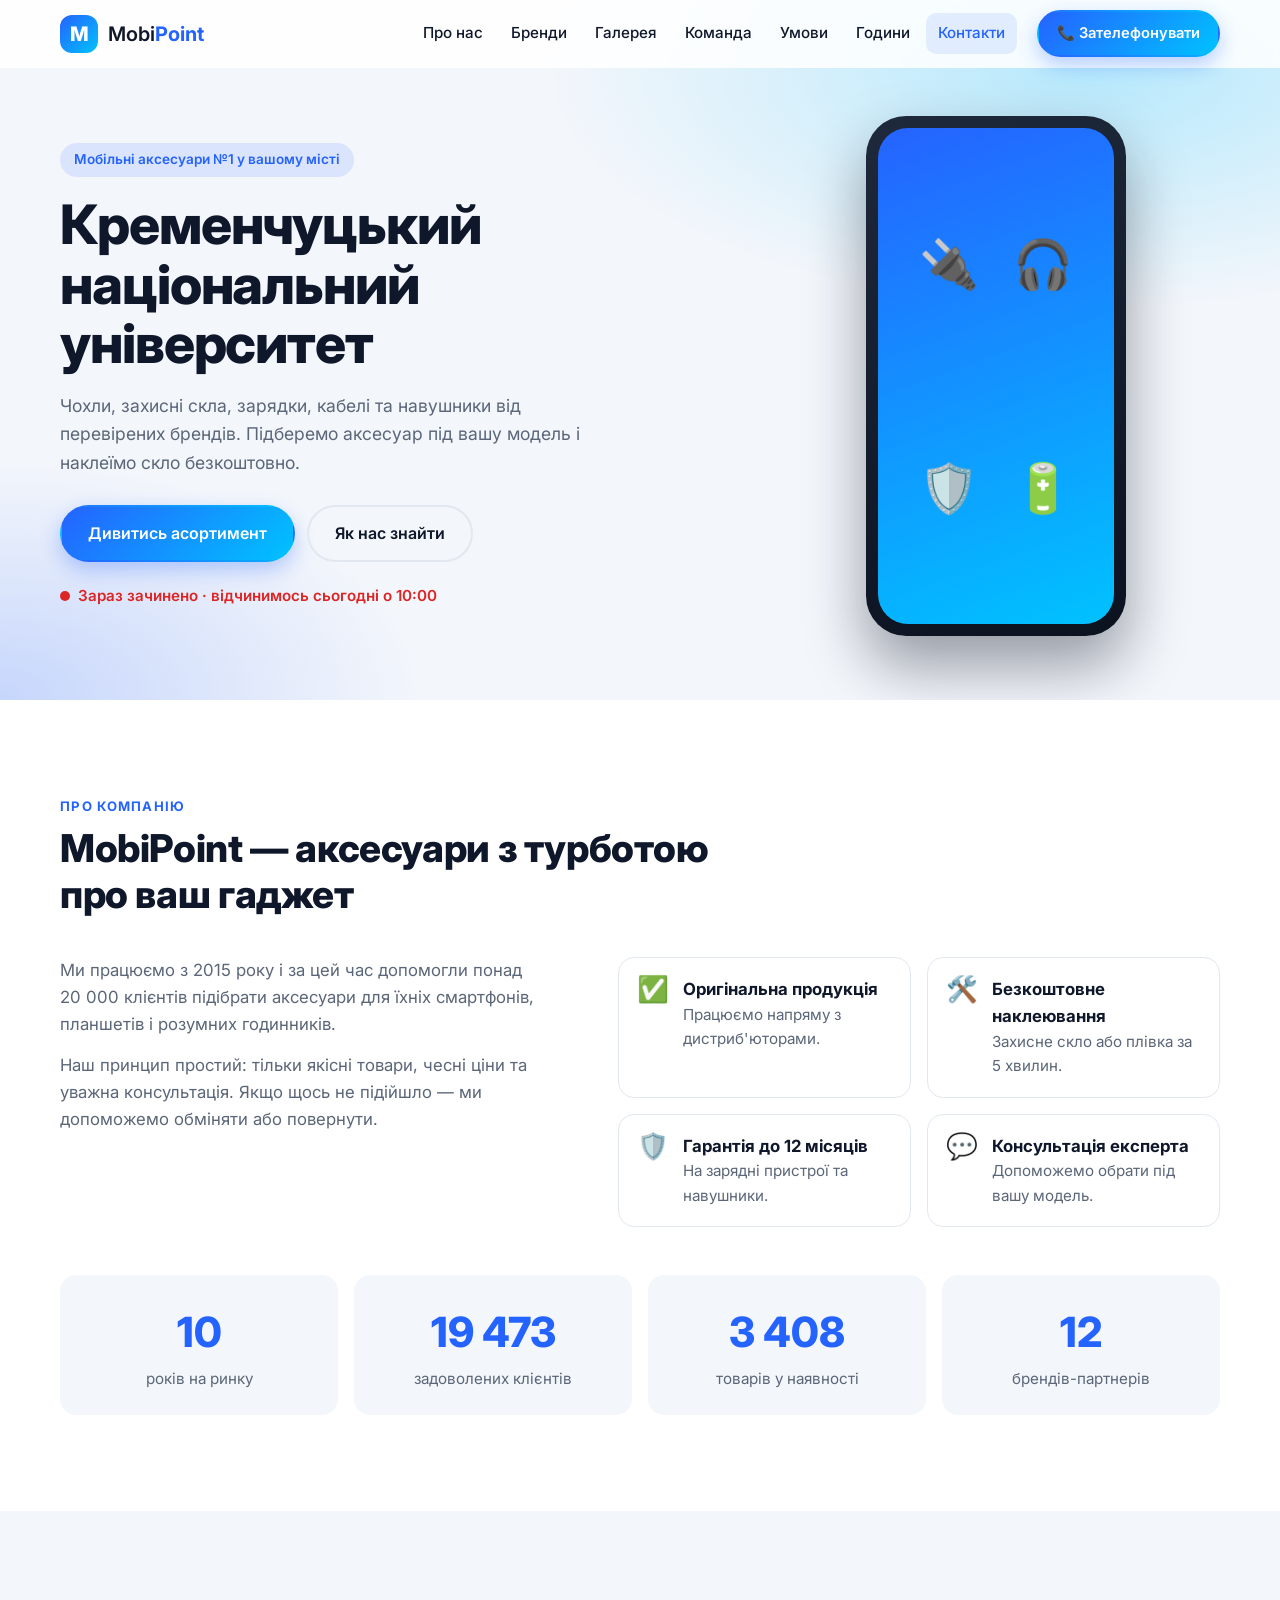
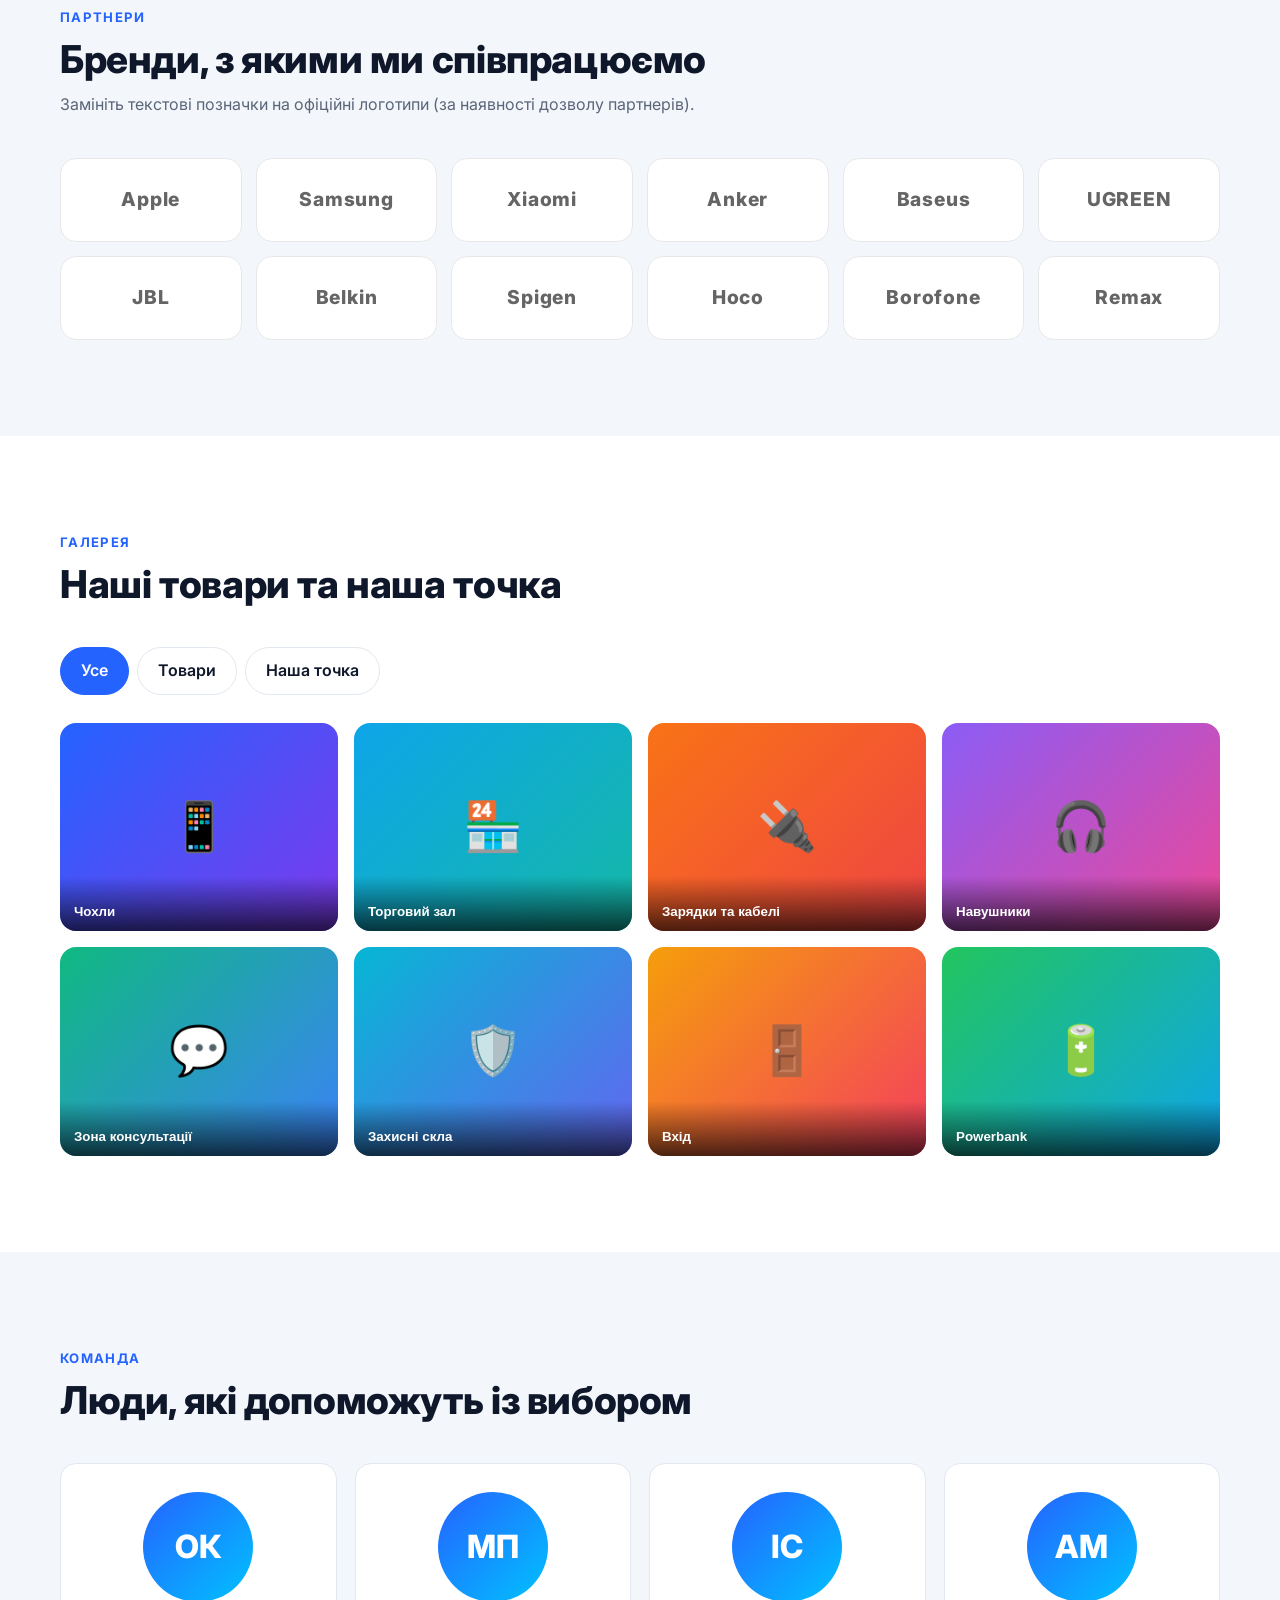
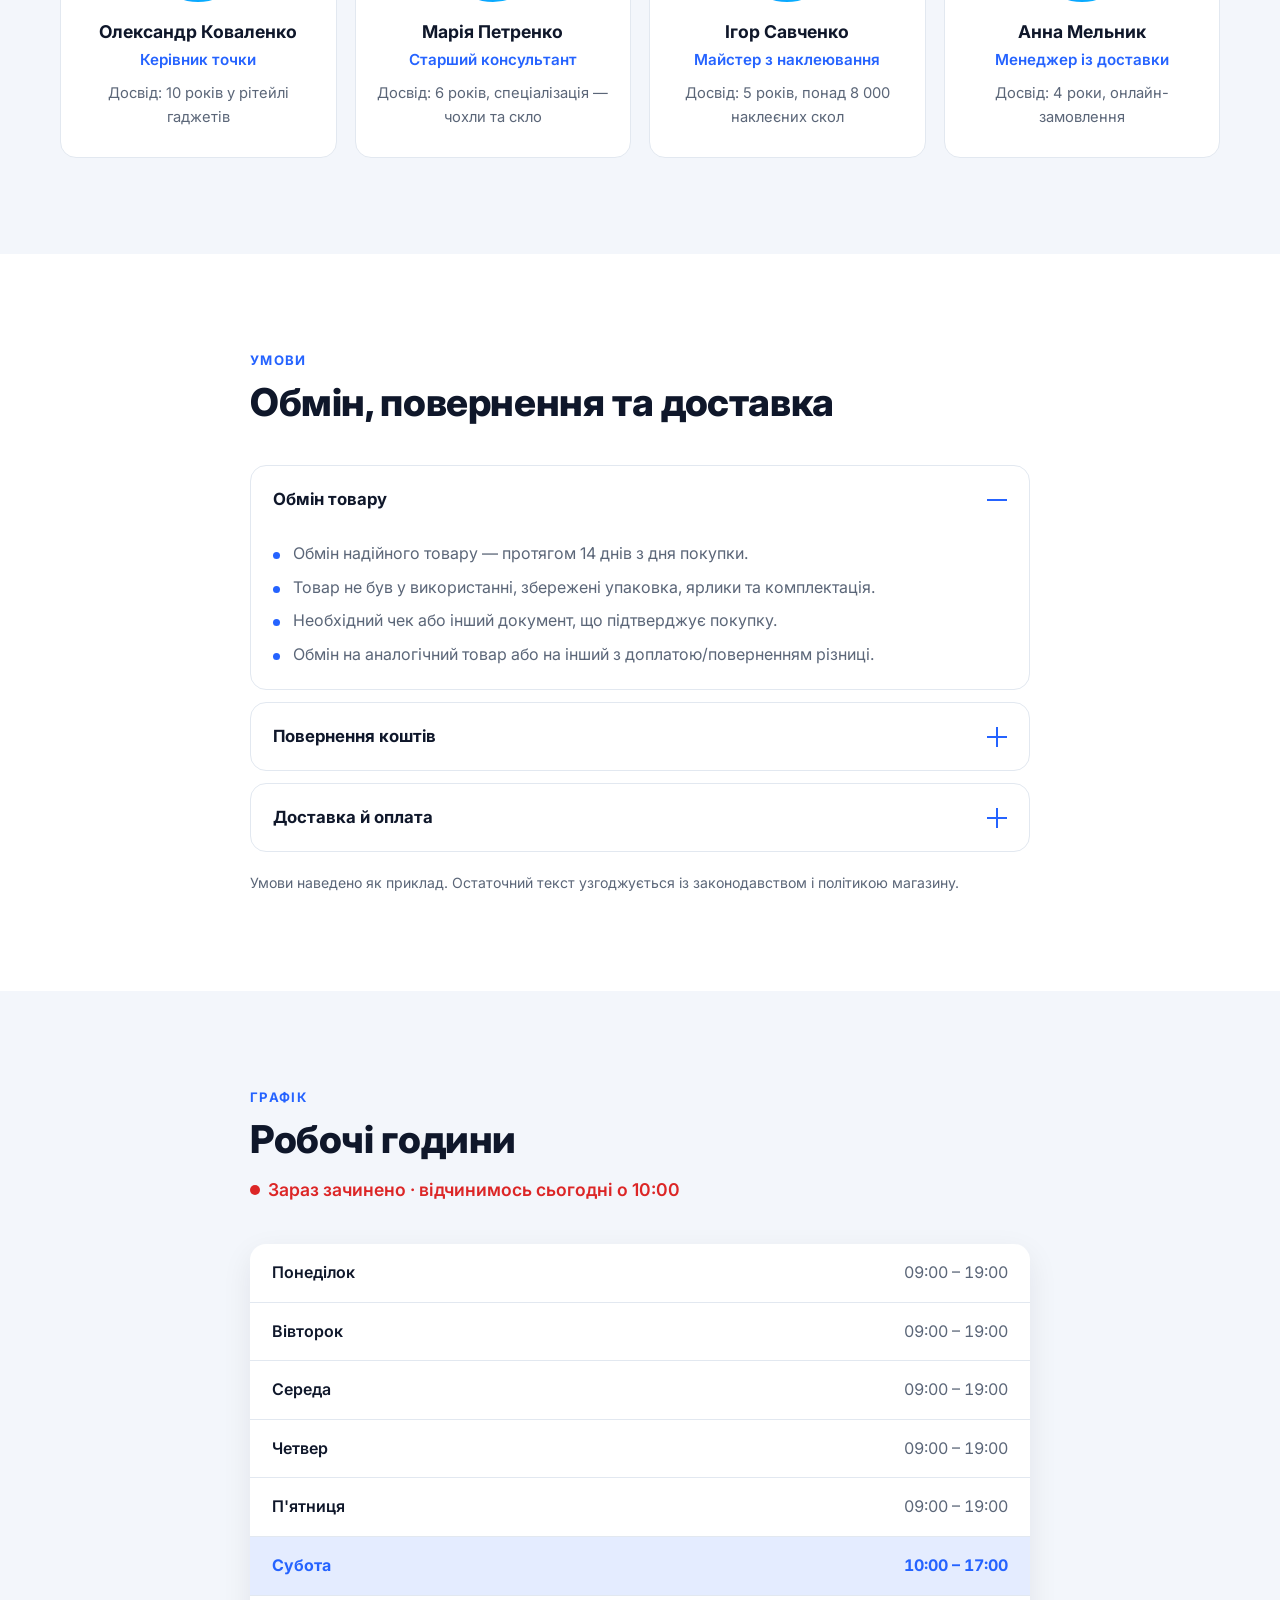
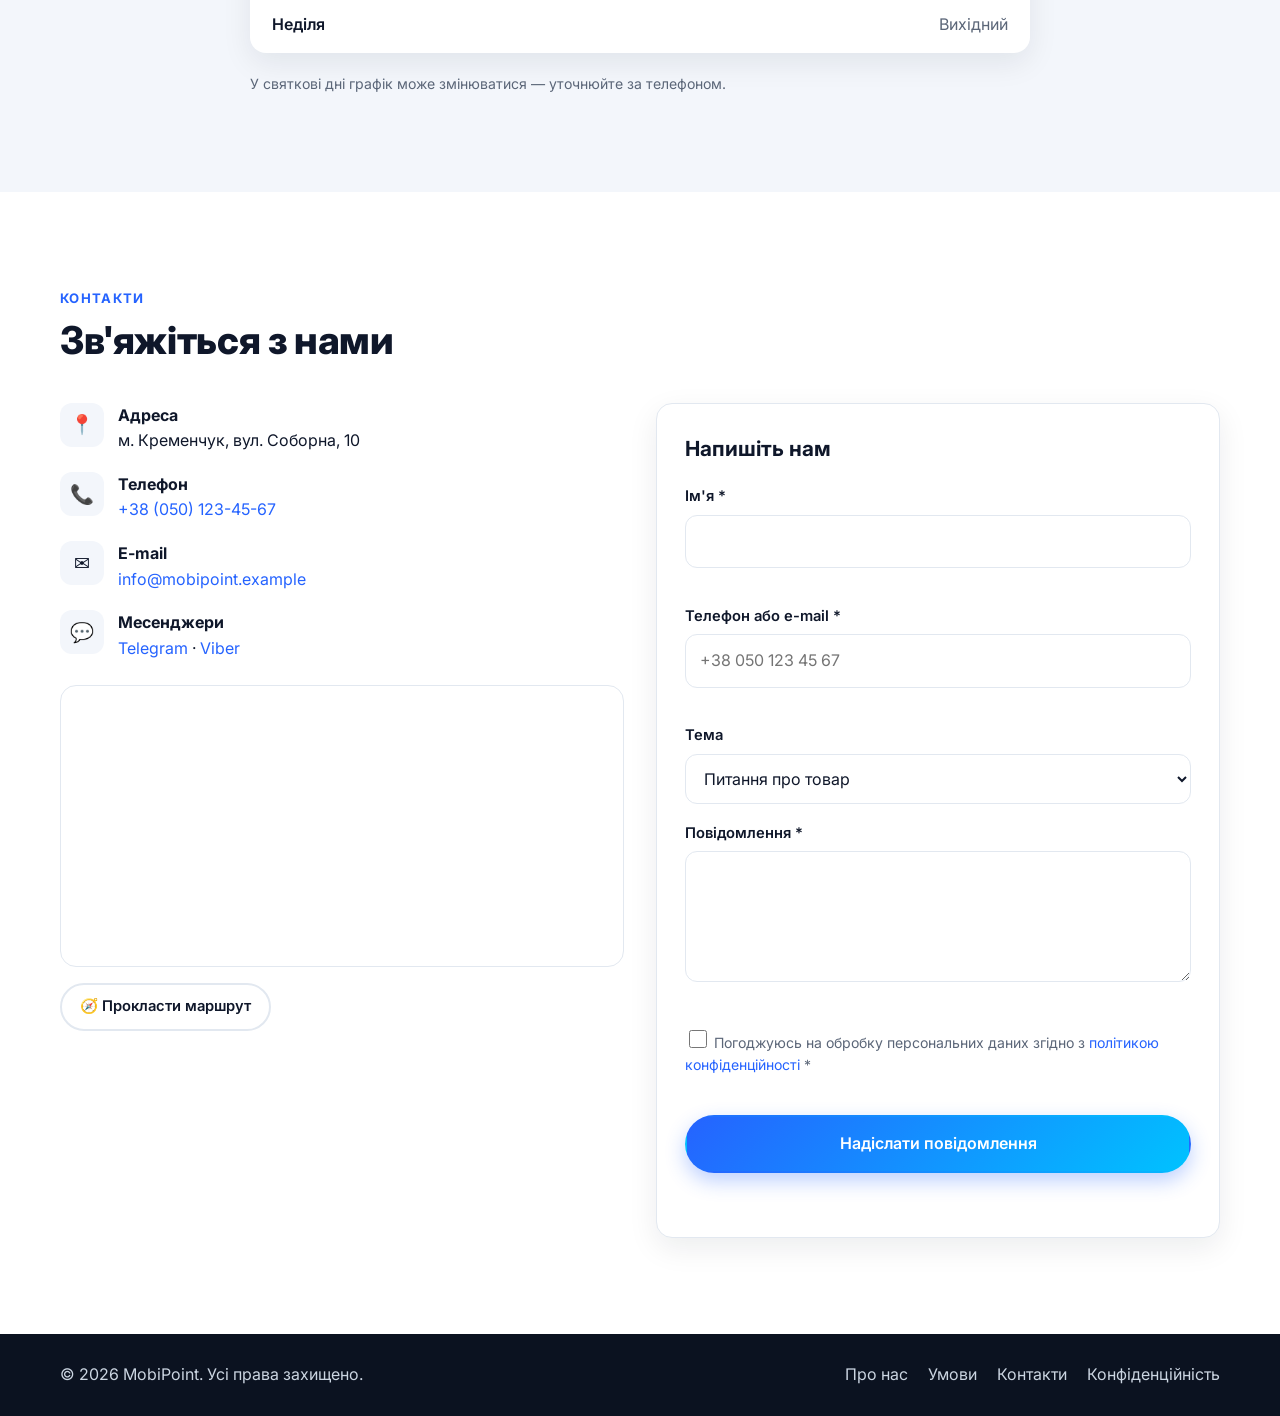
<file: index.html>
<!DOCTYPE html>
<html lang="uk">
<head>
  <meta charset="UTF-8">
  <meta name="viewport" content="width=device-width, initial-scale=1">
  <title>MobiPoint — мобільні аксесуари: чохли, скло, зарядки, навушники</title>
  <meta name="description" content="MobiPoint — магазин мобільних аксесуарів. Оригінальні чохли, захисні скла, зарядні пристрої, кабелі та навушники. Консультація, гарантія, доставка по Україні.">
  <meta name="theme-color" content="#0b1220">
  <link rel="canonical" href="https://example.com/">

  <!-- Open Graph -->
  <meta property="og:type" content="website">
  <meta property="og:title" content="MobiPoint — мобільні аксесуари">
  <meta property="og:description" content="Чохли, скло, зарядки, кабелі та навушники з гарантією.">
  <meta property="og:locale" content="uk_UA">
  <meta property="og:image" content="https://example.com/assets/img/og.jpg">

  <link rel="preconnect" href="https://fonts.googleapis.com">
  <link rel="preconnect" href="https://fonts.gstatic.com" crossorigin>
  <link href="https://fonts.googleapis.com/css2?family=Inter:wght@400;500;600;700;800&display=swap&subset=cyrillic" rel="stylesheet">
  <link rel="stylesheet" href="assets/css/style.css">

  <!-- Schema.org LocalBusiness -->
  <script type="application/ld+json">
  {
    "@context": "https://schema.org",
    "@type": "Store",
    "name": "MobiPoint",
    "description": "Магазин мобільних аксесуарів",
    "telephone": "+380501234567",
    "email": "info@mobipoint.example",
    "url": "https://example.com/",
    "address": {
      "@type": "PostalAddress",
      "streetAddress": "вул. Соборна, 10",
      "addressLocality": "Кременчук",
      "addressCountry": "UA"
    },
    "openingHoursSpecification": [
      { "@type": "OpeningHoursSpecification",
        "dayOfWeek": ["Monday","Tuesday","Wednesday","Thursday","Friday"],
        "opens": "09:00", "closes": "19:00" },
      { "@type": "OpeningHoursSpecification",
        "dayOfWeek": "Saturday", "opens": "10:00", "closes": "17:00" }
    ]
  }
  </script>
</head>
<body>
  <a class="skip-link" href="#main">Перейти до змісту</a>

  <!-- 1. ШАПКА -->
  <header class="header" id="header">
    <div class="container header__inner">
      <a href="#home" class="logo" aria-label="MobiPoint — на головну">
        <span class="logo__mark">M</span>
        <span class="logo__text">Mobi<b>Point</b></span>
      </a>

      <nav class="nav" id="nav" aria-label="Головне меню">
        <ul class="nav__list">
          <li><a href="#about" class="nav__link">Про нас</a></li>
          <li><a href="#brands" class="nav__link">Бренди</a></li>
          <li><a href="#gallery" class="nav__link">Галерея</a></li>
          <li><a href="#team" class="nav__link">Команда</a></li>
          <li><a href="#policies" class="nav__link">Умови</a></li>
          <li><a href="#hours" class="nav__link">Години</a></li>
          <li><a href="#contacts" class="nav__link">Контакти</a></li>
        </ul>
        <a href="tel:+380501234567" class="btn btn--small nav__call">📞 Зателефонувати</a>
      </nav>

      <button class="burger" id="burger" aria-label="Відкрити меню" aria-expanded="false" aria-controls="nav">
        <span></span><span></span><span></span>
      </button>
    </div>
  </header>

  <main id="main">

    <!-- HERO -->
    <section class="hero" id="home">
      <div class="container hero__inner">
        <div class="hero__content">
          <span class="badge">Мобільні аксесуари №1 у вашому місті</span>
          <h1>Кременчуцький національний університет</h1>
          <p class="hero__lead">Чохли, захисні скла, зарядки, кабелі та навушники від перевірених брендів. Підберемо аксесуар під вашу модель і наклеїмо скло безкоштовно.</p>
          <div class="hero__actions">
            <a href="#gallery" class="btn">Дивитись асортимент</a>
            <a href="#contacts" class="btn btn--ghost">Як нас знайти</a>
          </div>
          <p class="open-status" data-open-status aria-live="polite"></p>
        </div>
        <div class="hero__visual" aria-hidden="true">
          <div class="phone">
            <div class="phone__screen">
              <span>🔌</span><span>🎧</span><span>🛡️</span><span>🔋</span>
            </div>
          </div>
        </div>
      </div>
    </section>

    <!-- 2. ПРО КОМПАНІЮ -->
    <section class="section" id="about">
      <div class="container">
        <header class="section__head">
          <span class="eyebrow">Про компанію</span>
          <h2>MobiPoint — аксесуари з турботою про ваш гаджет</h2>
        </header>

        <div class="about">
          <div class="about__text">
            <p>Ми працюємо з 2015 року і за цей час допомогли понад 20&nbsp;000 клієнтів підібрати аксесуари для їхніх смартфонів, планшетів і розумних годинників.</p>
            <p>Наш принцип простий: тільки якісні товари, чесні ціни та уважна консультація. Якщо щось не підійшло — ми допоможемо обміняти або повернути.</p>
          </div>
          <ul class="features">
            <li class="feature"><span class="feature__icon">✅</span><div><h3>Оригінальна продукція</h3><p>Працюємо напряму з дистриб'юторами.</p></div></li>
            <li class="feature"><span class="feature__icon">🛠️</span><div><h3>Безкоштовне наклеювання</h3><p>Захисне скло або плівка за 5 хвилин.</p></div></li>
            <li class="feature"><span class="feature__icon">🛡️</span><div><h3>Гарантія до 12 місяців</h3><p>На зарядні пристрої та навушники.</p></div></li>
            <li class="feature"><span class="feature__icon">💬</span><div><h3>Консультація експерта</h3><p>Допоможемо обрати під вашу модель.</p></div></li>
          </ul>
        </div>

        <ul class="stats">
          <li><b data-count="10">0</b><span>років на ринку</span></li>
          <li><b data-count="20000">0</b><span>задоволених клієнтів</span></li>
          <li><b data-count="3500">0</b><span>товарів у наявності</span></li>
          <li><b data-count="12">0</b><span>брендів-партнерів</span></li>
        </ul>
      </div>
    </section>

    <!-- 3. БРЕНДИ -->
    <section class="section section--alt" id="brands">
      <div class="container">
        <header class="section__head">
          <span class="eyebrow">Партнери</span>
          <h2>Бренди, з якими ми співпрацюємо</h2>
          <p class="section__sub">Замініть текстові позначки на офіційні логотипи (за наявності дозволу партнерів).</p>
        </header>
        <ul class="brands">
          <li class="brand">Apple</li>
          <li class="brand">Samsung</li>
          <li class="brand">Xiaomi</li>
          <li class="brand">Anker</li>
          <li class="brand">Baseus</li>
          <li class="brand">UGREEN</li>
          <li class="brand">JBL</li>
          <li class="brand">Belkin</li>
          <li class="brand">Spigen</li>
          <li class="brand">Hoco</li>
          <li class="brand">Borofone</li>
          <li class="brand">Remax</li>
        </ul>
      </div>
    </section>

    <!-- 4. ГАЛЕРЕЯ -->
    <section class="section" id="gallery">
      <div class="container">
        <header class="section__head">
          <span class="eyebrow">Галерея</span>
          <h2>Наші товари та наша точка</h2>
        </header>

        <div class="tabs" role="tablist" aria-label="Фільтр галереї">
          <button class="tab is-active" role="tab" aria-selected="true" data-filter="all">Усе</button>
          <button class="tab" role="tab" aria-selected="false" data-filter="products">Товари</button>
          <button class="tab" role="tab" aria-selected="false" data-filter="store">Наша точка</button>
        </div>

        <!--
          Для реальних фото замініть блок .ph на:
          <img src="assets/img/gallery/photo.webp" alt="Опис" loading="lazy" width="600" height="450">
          і додайте data-full="assets/img/gallery/photo-large.webp" на <button>.
        -->
        <ul class="gallery" id="gallery-grid">
          <li class="gallery__item" data-category="products"><button type="button" class="gallery__btn" data-caption="Чохли для iPhone та Samsung"><span class="ph ph--1">📱</span><span class="gallery__cap">Чохли</span></button></li>
          <li class="gallery__item" data-category="store"><button type="button" class="gallery__btn" data-caption="Торговий зал"><span class="ph ph--2">🏪</span><span class="gallery__cap">Торговий зал</span></button></li>
          <li class="gallery__item" data-category="products"><button type="button" class="gallery__btn" data-caption="Зарядні пристрої та кабелі"><span class="ph ph--3">🔌</span><span class="gallery__cap">Зарядки та кабелі</span></button></li>
          <li class="gallery__item" data-category="products"><button type="button" class="gallery__btn" data-caption="Бездротові навушники"><span class="ph ph--4">🎧</span><span class="gallery__cap">Навушники</span></button></li>
          <li class="gallery__item" data-category="store"><button type="button" class="gallery__btn" data-caption="Зона консультації"><span class="ph ph--5">💬</span><span class="gallery__cap">Зона консультації</span></button></li>
          <li class="gallery__item" data-category="products"><button type="button" class="gallery__btn" data-caption="Захисні скла та плівки"><span class="ph ph--6">🛡️</span><span class="gallery__cap">Захисні скла</span></button></li>
          <li class="gallery__item" data-category="store"><button type="button" class="gallery__btn" data-caption="Вхід до магазину"><span class="ph ph--7">🚪</span><span class="gallery__cap">Вхід</span></button></li>
          <li class="gallery__item" data-category="products"><button type="button" class="gallery__btn" data-caption="Powerbank та автотримачі"><span class="ph ph--8">🔋</span><span class="gallery__cap">Powerbank</span></button></li>
        </ul>
      </div>
    </section>

    <!-- 5. СПІВРОБІТНИКИ -->
    <section class="section section--alt" id="team">
      <div class="container">
        <header class="section__head">
          <span class="eyebrow">Команда</span>
          <h2>Люди, які допоможуть із вибором</h2>
        </header>
        <ul class="team">
          <li class="person">
            <div class="person__photo" aria-hidden="true">ОК</div>
            <h3>Олександр Коваленко</h3>
            <p class="person__role">Керівник точки</p>
            <p class="person__exp">Досвід: 10 років у рітейлі гаджетів</p>
          </li>
          <li class="person">
            <div class="person__photo" aria-hidden="true">МП</div>
            <h3>Марія Петренко</h3>
            <p class="person__role">Старший консультант</p>
            <p class="person__exp">Досвід: 6 років, спеціалізація — чохли та скло</p>
          </li>
          <li class="person">
            <div class="person__photo" aria-hidden="true">ІС</div>
            <h3>Ігор Савченко</h3>
            <p class="person__role">Майстер з наклеювання</p>
            <p class="person__exp">Досвід: 5 років, понад 8&nbsp;000 наклеєних скол</p>
          </li>
          <li class="person">
            <div class="person__photo" aria-hidden="true">АМ</div>
            <h3>Анна Мельник</h3>
            <p class="person__role">Менеджер із доставки</p>
            <p class="person__exp">Досвід: 4 роки, онлайн-замовлення</p>
          </li>
        </ul>
      </div>
    </section>

    <!-- 6. УМОВИ ОБМІНУ, ПОВЕРНЕННЯ, ДОСТАВКА -->
    <section class="section" id="policies">
      <div class="container container--narrow">
        <header class="section__head">
          <span class="eyebrow">Умови</span>
          <h2>Обмін, повернення та доставка</h2>
        </header>

        <div class="accordion" id="accordion">
          <div class="acc">
            <h3 class="acc__title">
              <button class="acc__btn" aria-expanded="true" aria-controls="acc-1" id="acc-btn-1">Обмін товару<span class="acc__icon" aria-hidden="true"></span></button>
            </h3>
            <div class="acc__panel" id="acc-1" role="region" aria-labelledby="acc-btn-1">
              <div class="acc__body">
                <ul>
                  <li>Обмін надійного товару — протягом 14 днів з дня покупки.</li>
                  <li>Товар не був у використанні, збережені упаковка, ярлики та комплектація.</li>
                  <li>Необхідний чек або інший документ, що підтверджує покупку.</li>
                  <li>Обмін на аналогічний товар або на інший з доплатою/поверненням різниці.</li>
                </ul>
              </div>
            </div>
          </div>

          <div class="acc">
            <h3 class="acc__title">
              <button class="acc__btn" aria-expanded="false" aria-controls="acc-2" id="acc-btn-2">Повернення коштів<span class="acc__icon" aria-hidden="true"></span></button>
            </h3>
            <div class="acc__panel" id="acc-2" role="region" aria-labelledby="acc-btn-2" hidden>
              <div class="acc__body">
                <ul>
                  <li>Повернення коштів за якісний товар — відповідно до Закону України «Про захист прав споживачів».</li>
                  <li>Товар із заводським браком повертається або ремонтується за гарантією.</li>
                  <li>Кошти повертаються тим самим способом, яким здійснювалась оплата, протягом 7 робочих днів.</li>
                  <li><b>Не підлягають поверненню:</b> захисні скла та плівки після наклеювання, навушники-вкладиші з порушеною гігієнічною упаковкою.</li>
                </ul>
              </div>
            </div>
          </div>

          <div class="acc">
            <h3 class="acc__title">
              <button class="acc__btn" aria-expanded="false" aria-controls="acc-3" id="acc-btn-3">Доставка й оплата<span class="acc__icon" aria-hidden="true"></span></button>
            </h3>
            <div class="acc__panel" id="acc-3" role="region" aria-labelledby="acc-btn-3" hidden>
              <div class="acc__body">
                <ul>
                  <li><b>Нова пошта:</b> відділення, поштомат або кур'єр, 1–3 дні по Україні.</li>
                  <li><b>Укрпошта:</b> 3–7 днів, доступно для невеликих відправлень.</li>
                  <li><b>Самовивіз:</b> безкоштовно з нашої точки в робочі години.</li>
                  <li>Безкоштовна доставка при замовленні від 1&nbsp;500&nbsp;₴.</li>
                  <li>Оплата: готівка, картка, накладений платіж, безготівковий розрахунок.</li>
                </ul>
              </div>
            </div>
          </div>
        </div>
        <p class="note">Умови наведено як приклад. Остаточний текст узгоджується із законодавством і політикою магазину.</p>
      </div>
    </section>

    <!-- 7. РОБОЧІ ГОДИНИ -->
    <section class="section section--alt" id="hours">
      <div class="container container--narrow">
        <header class="section__head">
          <span class="eyebrow">Графік</span>
          <h2>Робочі години</h2>
          <p class="open-status open-status--lg" data-open-status aria-live="polite"></p>
        </header>

        <table class="hours">
          <caption class="sr-only">Графік роботи по днях тижня</caption>
          <tbody>
            <tr data-day="1"><th scope="row">Понеділок</th><td>09:00 – 19:00</td></tr>
            <tr data-day="2"><th scope="row">Вівторок</th><td>09:00 – 19:00</td></tr>
            <tr data-day="3"><th scope="row">Середа</th><td>09:00 – 19:00</td></tr>
            <tr data-day="4"><th scope="row">Четвер</th><td>09:00 – 19:00</td></tr>
            <tr data-day="5"><th scope="row">П'ятниця</th><td>09:00 – 19:00</td></tr>
            <tr data-day="6"><th scope="row">Субота</th><td>10:00 – 17:00</td></tr>
            <tr data-day="0"><th scope="row">Неділя</th><td>Вихідний</td></tr>
          </tbody>
        </table>
        <p class="note">У святкові дні графік може змінюватися — уточнюйте за телефоном.</p>
      </div>
    </section>

    <!-- 8. КОНТАКТИ ТА ФОРМА -->
    <section class="section" id="contacts">
      <div class="container">
        <header class="section__head">
          <span class="eyebrow">Контакти</span>
          <h2>Зв'яжіться з нами</h2>
        </header>

        <div class="contacts">
          <div class="contacts__info">
            <ul class="contact-list">
              <li><span class="ci">📍</span><div><b>Адреса</b><br>м. Кременчук, вул. Соборна, 10</div></li>
              <li><span class="ci">📞</span><div><b>Телефон</b><br><a href="tel:+380501234567">+38 (050) 123-45-67</a></div></li>
              <li><span class="ci">✉️</span><div><b>E-mail</b><br><a href="mailto:info@mobipoint.example">info@mobipoint.example</a></div></li>
              <li><span class="ci">💬</span><div><b>Месенджери</b><br><a href="https://t.me/" target="_blank" rel="noopener">Telegram</a> · <a href="viber://chat?number=%2B380501234567">Viber</a></div></li>
            </ul>

            <div class="map">
              <iframe title="Карта: розташування магазину" loading="lazy" referrerpolicy="no-referrer-when-downgrade"
                src="https://www.openstreetmap.org/export/embed.html?bbox=33.38%2C49.05%2C33.46%2C49.10&amp;layer=mapnik"></iframe>
            </div>
            <a class="btn btn--ghost btn--small" target="_blank" rel="noopener"
               href="https://www.google.com/maps/dir/?api=1&destination=%D0%9A%D1%80%D0%B5%D0%BC%D0%B5%D0%BD%D1%87%D1%83%D0%BA%2C%20%D0%B2%D1%83%D0%BB.%20%D0%A1%D0%BE%D0%B1%D0%BE%D1%80%D0%BD%D0%B0%2C%2010">🧭 Прокласти маршрут</a>
          </div>

          <form class="form" id="contact-form" novalidate>
            <h3>Напишіть нам</h3>

            <div class="field">
              <label for="f-name">Ім'я *</label>
              <input type="text" id="f-name" name="name" autocomplete="name" required minlength="2" maxlength="60">
              <small class="error" data-error-for="f-name"></small>
            </div>

            <div class="field">
              <label for="f-contact">Телефон або e-mail *</label>
              <input type="text" id="f-contact" name="contact" autocomplete="tel" required maxlength="80" placeholder="+38 050 123 45 67">
              <small class="error" data-error-for="f-contact"></small>
            </div>

            <div class="field">
              <label for="f-topic">Тема</label>
              <select id="f-topic" name="topic">
                <option>Питання про товар</option>
                <option>Наявність аксесуара</option>
                <option>Обмін / повернення</option>
                <option>Доставка</option>
                <option>Інше</option>
              </select>
            </div>

            <div class="field">
              <label for="f-message">Повідомлення *</label>
              <textarea id="f-message" name="message" rows="4" required minlength="10" maxlength="1000"></textarea>
              <small class="error" data-error-for="f-message"></small>
            </div>

            <!-- Honeypot від спам-ботів -->
            <div class="hp" aria-hidden="true">
              <label>Не заповнюйте <input type="text" name="website" tabindex="-1" autocomplete="off"></label>
            </div>

            <div class="field field--check">
              <label class="check">
                <input type="checkbox" id="f-agree" name="agree" required>
                <span>Погоджуюсь на обробку персональних даних згідно з <a href="privacy.html" target="_blank">політикою конфіденційності</a> *</span>
              </label>
              <small class="error" data-error-for="f-agree"></small>
            </div>

            <button type="submit" class="btn btn--block" id="f-submit">Надіслати повідомлення</button>
            <p class="form__status" id="form-status" role="status" aria-live="polite"></p>
          </form>
        </div>
      </div>
    </section>
  </main>

  <!-- ФУТЕР -->
  <footer class="footer">
    <div class="container footer__inner">
      <p>© <span id="year">2026</span> MobiPoint. Усі права захищено.</p>
      <nav aria-label="Нижнє меню">
        <a href="#about">Про нас</a>
        <a href="#policies">Умови</a>
        <a href="#contacts">Контакти</a>
        <a href="privacy.html">Конфіденційність</a>
      </nav>
    </div>
  </footer>

  <button class="to-top" id="to-top" aria-label="Нагору" hidden>↑</button>

  <!-- Lightbox -->
  <div class="lightbox" id="lightbox" role="dialog" aria-modal="true" aria-label="Перегляд фото" hidden>
    <button class="lightbox__close" id="lb-close" aria-label="Закрити">✕</button>
    <button class="lightbox__nav lightbox__nav--prev" id="lb-prev" aria-label="Попереднє">‹</button>
    <figure class="lightbox__fig">
      <div class="lightbox__stage" id="lb-stage"></div>
      <figcaption id="lb-caption"></figcaption>
    </figure>
    <button class="lightbox__nav lightbox__nav--next" id="lb-next" aria-label="Наступне">›</button>
  </div>

  <script src="assets/js/main.js" defer></script>
</body>
</html>
</file>
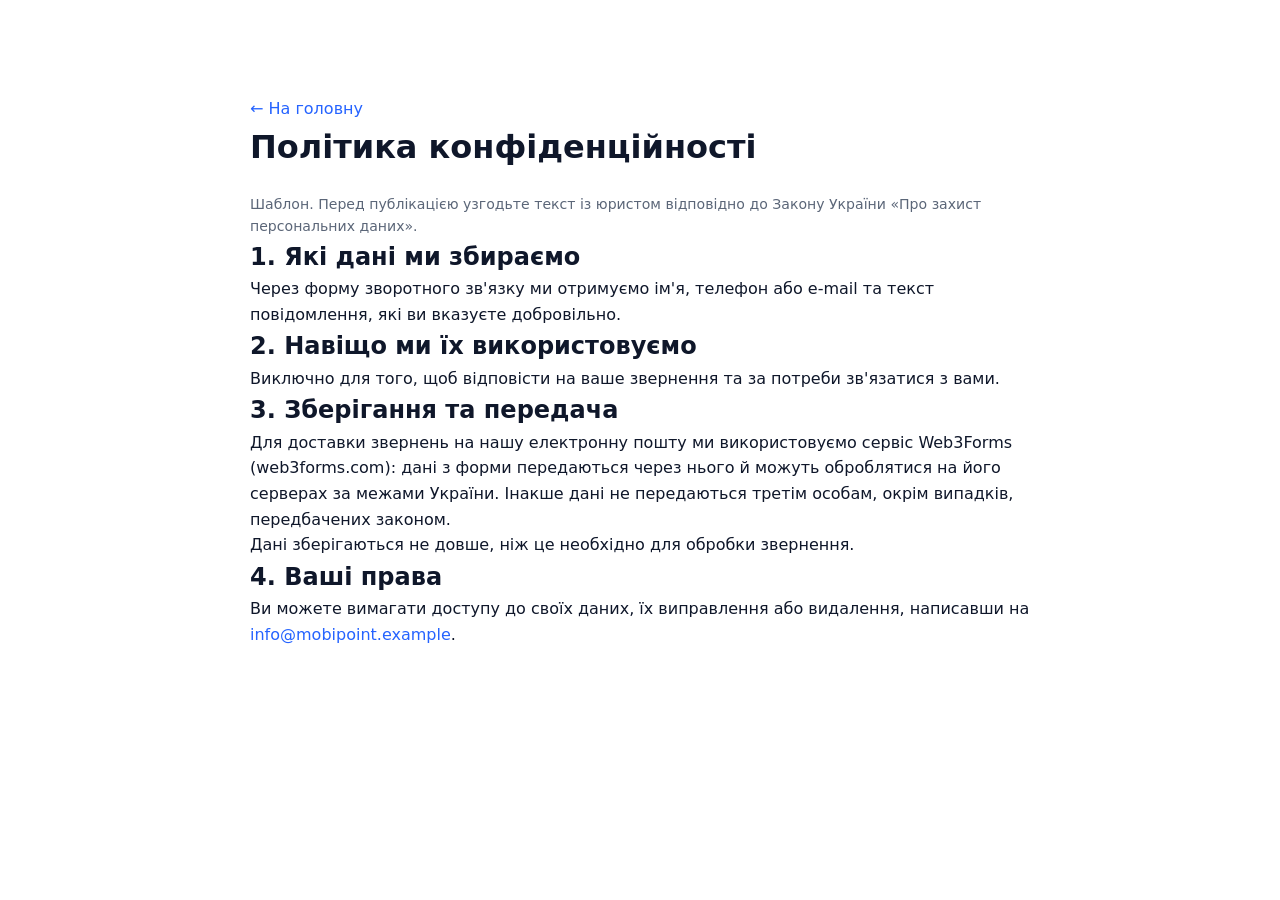
<file: privacy.html>
<!DOCTYPE html>
<html lang="uk">
<head>
  <meta charset="UTF-8">
  <meta name="viewport" content="width=device-width, initial-scale=1">
  <title>Політика конфіденційності — MobiPoint</title>
  <meta name="robots" content="noindex">
  <link rel="stylesheet" href="assets/css/style.css">
</head>
<body>
  <main class="section">
    <div class="container container--narrow">
      <p><a href="index.html">← На головну</a></p>
      <h1>Політика конфіденційності</h1>
      <p class="note">Шаблон. Перед публікацією узгодьте текст із юристом відповідно до Закону України «Про захист персональних даних».</p>

      <h2>1. Які дані ми збираємо</h2>
      <p>Через форму зворотного зв'язку ми отримуємо ім'я, телефон або e-mail та текст повідомлення, які ви вказуєте добровільно.</p>

      <h2>2. Навіщо ми їх використовуємо</h2>
      <p>Виключно для того, щоб відповісти на ваше звернення та за потреби зв'язатися з вами.</p>

      <h2>3. Зберігання та передача</h2>
      <p>Для доставки звернень на нашу електронну пошту ми використовуємо сервіс Web3Forms (web3forms.com): дані з форми передаються через нього й можуть оброблятися на його серверах за межами України. Інакше дані не передаються третім особам, окрім випадків, передбачених законом.</p>
      <p>Дані зберігаються не довше, ніж це необхідно для обробки звернення.</p>

      <h2>4. Ваші права</h2>
      <p>Ви можете вимагати доступу до своїх даних, їх виправлення або видалення, написавши на <a href="mailto:info@mobipoint.example">info@mobipoint.example</a>.</p>
    </div>
  </main>
</body>
</html>
</file>
<file: assets/css/style.css>
/* ==========================================================
   MobiPoint — стилі (mobile-first)
   ========================================================== */

:root {
  --bg: #ffffff;
  --bg-alt: #f3f6fb;
  --surface: #ffffff;
  --text: #0f172a;
  --muted: #5b6678;
  --border: #e2e8f0;
  --accent: #2563ff;
  --accent-2: #00c2ff;
  --accent-contrast: #ffffff;
  --dark: #0b1220;
  --danger: #dc2626;
  --ok: #16a34a;
  --radius: 16px;
  --shadow: 0 10px 30px rgba(15, 23, 42, .08);
  --header-h: 68px;
  --font: "Inter", system-ui, -apple-system, "Segoe UI", Roboto, Arial, sans-serif;
}

@media (prefers-color-scheme: dark) {
  :root {
    --bg: #0b1220;
    --bg-alt: #101a2e;
    --surface: #15203a;
    --text: #e8eefc;
    --muted: #9fb0cc;
    --border: #243251;
    --shadow: 0 10px 30px rgba(0, 0, 0, .35);
  }
}

*, *::before, *::after { box-sizing: border-box; }

html {
  scroll-behavior: smooth;
  scroll-padding-top: var(--header-h);
  -webkit-text-size-adjust: 100%;
}

body {
  margin: 0;
  font-family: var(--font);
  font-size: 16px;
  line-height: 1.6;
  color: var(--text);
  background: var(--bg);
}

img, svg, iframe { max-width: 100%; display: block; }
a { color: var(--accent); text-decoration: none; }
a:hover { text-decoration: underline; }
ul { list-style: none; margin: 0; padding: 0; }
h1, h2, h3, p { margin: 0; }

:focus-visible {
  outline: 3px solid var(--accent-2);
  outline-offset: 3px;
  border-radius: 6px;
}

.container { width: 100%; max-width: 1200px; margin: 0 auto; padding: 0 20px; }
.container--narrow { max-width: 820px; }

.sr-only {
  position: absolute; width: 1px; height: 1px; overflow: hidden;
  clip: rect(0 0 0 0); white-space: nowrap;
}

.skip-link {
  position: absolute; left: 12px; top: -60px; z-index: 200;
  background: var(--accent); color: #fff; padding: 10px 16px; border-radius: 8px;
}
.skip-link:focus { top: 12px; }

/* ---------- Кнопки ---------- */
.btn {
  display: inline-flex; align-items: center; justify-content: center; gap: 8px;
  padding: 14px 26px; border: 2px solid transparent; border-radius: 999px;
  background: linear-gradient(135deg, var(--accent), var(--accent-2));
  color: var(--accent-contrast); font: inherit; font-weight: 600; cursor: pointer;
  transition: transform .2s, box-shadow .2s, background .2s;
  box-shadow: 0 8px 20px rgba(37, 99, 255, .3);
}
.btn:hover { transform: translateY(-2px); text-decoration: none; box-shadow: 0 12px 26px rgba(37, 99, 255, .4); }
.btn:disabled { opacity: .6; cursor: not-allowed; transform: none; }
.btn--ghost { background: transparent; color: var(--text); border-color: var(--border); box-shadow: none; }
.btn--ghost:hover { border-color: var(--accent); color: var(--accent); box-shadow: none; }
.btn--small { padding: 10px 18px; font-size: .92rem; }
.btn--block { width: 100%; }

/* ---------- Шапка ---------- */
.header {
  position: fixed; inset: 0 0 auto 0; z-index: 100;
  height: var(--header-h);
  background: color-mix(in srgb, var(--bg) 85%, transparent);
  backdrop-filter: blur(12px);
  border-bottom: 1px solid transparent;
  transition: height .25s, box-shadow .25s, border-color .25s;
}
.header.is-scrolled { --header-h: 60px; height: 60px; border-color: var(--border); box-shadow: var(--shadow); }
.header__inner { height: 100%; display: flex; align-items: center; justify-content: space-between; gap: 16px; }

.logo { display: flex; align-items: center; gap: 10px; color: var(--text); font-weight: 600; font-size: 1.25rem; }
.logo:hover { text-decoration: none; }
.logo b { color: var(--accent); }
.logo__mark {
  display: grid; place-items: center; width: 38px; height: 38px; border-radius: 12px;
  background: linear-gradient(135deg, var(--accent), var(--accent-2)); color: #fff; font-weight: 800;
}

.burger {
  display: inline-flex; flex-direction: column; justify-content: center; gap: 5px;
  width: 44px; height: 44px; padding: 10px; background: none; border: 0; cursor: pointer;
}
.burger span { display: block; height: 2px; background: var(--text); border-radius: 2px; transition: transform .25s, opacity .25s; }
.burger[aria-expanded="true"] span:nth-child(1) { transform: translateY(7px) rotate(45deg); }
.burger[aria-expanded="true"] span:nth-child(2) { opacity: 0; }
.burger[aria-expanded="true"] span:nth-child(3) { transform: translateY(-7px) rotate(-45deg); }

/* мобільне меню */
.nav {
  position: fixed; inset: var(--header-h) 0 auto 0;
  background: var(--bg); border-bottom: 1px solid var(--border);
  padding: 12px 20px 24px; box-shadow: var(--shadow);
  transform: translateY(-120%); opacity: 0; visibility: hidden;
  transition: transform .3s, opacity .3s, visibility .3s;
}
.nav.is-open { transform: none; opacity: 1; visibility: visible; }
.nav__list { display: grid; }
.nav__link { display: block; padding: 14px 4px; color: var(--text); font-weight: 500; border-bottom: 1px solid var(--border); }
.nav__link:hover { color: var(--accent); text-decoration: none; }
.nav__link.is-active { color: var(--accent); }
.nav__call { margin-top: 16px; width: 100%; }

/* ---------- Hero ---------- */
.hero {
  position: relative; overflow: hidden;
  padding: calc(var(--header-h) + 48px) 0 64px;
  background:
    radial-gradient(900px 400px at 85% 10%, rgba(0, 194, 255, .25), transparent 60%),
    radial-gradient(700px 400px at 0% 100%, rgba(37, 99, 255, .22), transparent 60%),
    var(--bg-alt);
}
.hero__inner { display: grid; gap: 40px; align-items: center; }
.badge {
  display: inline-block; padding: 6px 14px; border-radius: 999px; font-size: .85rem; font-weight: 600;
  background: color-mix(in srgb, var(--accent) 12%, transparent); color: var(--accent); margin-bottom: 18px;
}
.hero h1 { font-size: clamp(2rem, 6vw, 3.4rem); line-height: 1.1; font-weight: 800; letter-spacing: -.02em; }
.hero__lead { margin-top: 18px; font-size: 1.1rem; color: var(--muted); max-width: 560px; }
.hero__actions { margin-top: 28px; display: flex; flex-wrap: wrap; gap: 12px; }

.open-status { margin-top: 22px; font-weight: 600; font-size: .95rem; display: inline-flex; align-items: center; gap: 8px; }
.open-status::before { content: ""; width: 10px; height: 10px; border-radius: 50%; background: var(--muted); }
.open-status.is-open { color: var(--ok); }
.open-status.is-open::before { background: var(--ok); box-shadow: 0 0 0 4px rgba(22, 163, 74, .2); }
.open-status.is-closed { color: var(--danger); }
.open-status.is-closed::before { background: var(--danger); }
.open-status--lg { font-size: 1.1rem; margin-top: 14px; }

.hero__visual { display: none; justify-content: center; }
.phone {
  width: 260px; aspect-ratio: 9 / 18; border-radius: 40px; padding: 12px;
  background: linear-gradient(160deg, #1e293b, #0b1220); box-shadow: 0 30px 60px rgba(11, 18, 32, .4);
  animation: float 6s ease-in-out infinite;
}
.phone__screen {
  height: 100%; border-radius: 30px; display: grid; grid-template-columns: 1fr 1fr; place-items: center;
  font-size: 3rem; background: linear-gradient(160deg, var(--accent), var(--accent-2)); padding: 24px;
}
@keyframes float { 50% { transform: translateY(-14px); } }

/* ---------- Секції ---------- */
.section { padding: 72px 0; }
.section--alt { background: var(--bg-alt); }
.section__head { margin-bottom: 40px; max-width: 720px; }
.eyebrow { display: block; margin-bottom: 8px; font-size: .82rem; font-weight: 700; letter-spacing: .1em; text-transform: uppercase; color: var(--accent); }
.section__head h2 { font-size: clamp(1.6rem, 4vw, 2.4rem); line-height: 1.2; font-weight: 800; letter-spacing: -.01em; }
.section__sub { margin-top: 10px; color: var(--muted); }

/* Про нас */
.about { display: grid; gap: 32px; }
.about__text p { color: var(--muted); font-size: 1.05rem; }
.about__text p + p { margin-top: 14px; }
.features { display: grid; gap: 16px; }
.feature { display: flex; gap: 14px; padding: 18px; background: var(--surface); border: 1px solid var(--border); border-radius: var(--radius); }
.feature__icon { font-size: 1.6rem; line-height: 1; }
.feature h3 { font-size: 1.05rem; }
.feature p { color: var(--muted); font-size: .95rem; }

.stats { margin-top: 48px; display: grid; grid-template-columns: repeat(2, 1fr); gap: 16px; }
.stats li { text-align: center; padding: 24px 12px; border-radius: var(--radius); background: var(--bg-alt); }
.stats b { display: block; font-size: clamp(1.8rem, 5vw, 2.6rem); font-weight: 800; color: var(--accent); }
.stats span { color: var(--muted); font-size: .95rem; }

/* Бренди */
.brands { display: grid; grid-template-columns: repeat(2, 1fr); gap: 14px; }
.brand {
  display: grid; place-items: center; height: 84px; border-radius: var(--radius);
  background: var(--surface); border: 1px solid var(--border);
  font-weight: 800; font-size: 1.2rem; letter-spacing: .04em; color: var(--muted);
  filter: grayscale(1); opacity: .8; transition: all .25s;
}
.brand:hover { filter: none; opacity: 1; color: var(--accent); border-color: var(--accent); transform: translateY(-3px); box-shadow: var(--shadow); }

/* Галерея */
.tabs { display: flex; flex-wrap: wrap; gap: 8px; margin-bottom: 28px; }
.tab {
  padding: 10px 20px; border-radius: 999px; border: 1px solid var(--border); background: var(--surface);
  color: var(--text); font: inherit; font-weight: 600; cursor: pointer; transition: all .2s;
}
.tab:hover { border-color: var(--accent); }
.tab.is-active { background: var(--accent); border-color: var(--accent); color: #fff; }

.gallery { display: grid; grid-template-columns: repeat(2, 1fr); gap: 12px; }
.gallery__item[hidden] { display: none; }
.gallery__btn {
  position: relative; display: block; width: 100%; aspect-ratio: 4 / 3; padding: 0; border: 0; overflow: hidden;
  border-radius: var(--radius); cursor: zoom-in; background: var(--bg-alt);
}
.gallery__btn img, .gallery__btn .ph { width: 100%; height: 100%; object-fit: cover; transition: transform .4s; }
.gallery__btn:hover img, .gallery__btn:hover .ph { transform: scale(1.06); }
.gallery__cap {
  position: absolute; left: 0; right: 0; bottom: 0; padding: 28px 14px 12px; text-align: left; font-weight: 600; color: #fff;
  background: linear-gradient(transparent, rgba(0, 0, 0, .7));
}
.ph { display: grid; place-items: center; font-size: 3rem; }
.ph--1 { background: linear-gradient(135deg, #2563ff, #7c3aed); }
.ph--2 { background: linear-gradient(135deg, #0ea5e9, #14b8a6); }
.ph--3 { background: linear-gradient(135deg, #f97316, #ef4444); }
.ph--4 { background: linear-gradient(135deg, #8b5cf6, #ec4899); }
.ph--5 { background: linear-gradient(135deg, #10b981, #3b82f6); }
.ph--6 { background: linear-gradient(135deg, #06b6d4, #6366f1); }
.ph--7 { background: linear-gradient(135deg, #f59e0b, #f43f5e); }
.ph--8 { background: linear-gradient(135deg, #22c55e, #0ea5e9); }

/* Lightbox */
.lightbox {
  position: fixed; inset: 0; z-index: 300; display: flex; align-items: center; justify-content: center;
  background: rgba(5, 10, 20, .92); padding: 20px;
}
.lightbox[hidden] { display: none; }
.lightbox__fig { margin: 0; width: min(900px, 100%); text-align: center; color: #fff; }
.lightbox__stage { aspect-ratio: 4 / 3; border-radius: var(--radius); overflow: hidden; background: #111; }
.lightbox__stage img, .lightbox__stage .ph { width: 100%; height: 100%; object-fit: contain; font-size: 6rem; }
.lightbox figcaption { margin-top: 14px; font-weight: 500; }
.lightbox__close, .lightbox__nav {
  position: absolute; display: grid; place-items: center; width: 48px; height: 48px; border: 0; border-radius: 50%;
  background: rgba(255, 255, 255, .15); color: #fff; font-size: 1.6rem; cursor: pointer; transition: background .2s;
}
.lightbox__close:hover, .lightbox__nav:hover { background: rgba(255, 255, 255, .3); }
.lightbox__close { top: 16px; right: 16px; font-size: 1.2rem; }
.lightbox__nav--prev { left: 12px; }
.lightbox__nav--next { right: 12px; }

/* Команда */
.team { display: grid; grid-template-columns: 1fr; gap: 18px; }
.person { text-align: center; padding: 28px 20px; background: var(--surface); border: 1px solid var(--border); border-radius: var(--radius); transition: transform .25s, box-shadow .25s; }
.person:hover { transform: translateY(-4px); box-shadow: var(--shadow); }
.person__photo {
  width: 110px; height: 110px; margin: 0 auto 16px; border-radius: 50%; display: grid; place-items: center;
  font-size: 2rem; font-weight: 800; color: #fff; background: linear-gradient(135deg, var(--accent), var(--accent-2));
}
.person img { width: 110px; height: 110px; margin: 0 auto 16px; border-radius: 50%; object-fit: cover; }
.person h3 { font-size: 1.1rem; }
.person__role { color: var(--accent); font-weight: 600; font-size: .95rem; margin: 2px 0 10px; }
.person__exp { color: var(--muted); font-size: .92rem; }

/* Акордеон */
.accordion { display: grid; gap: 12px; }
.acc { border: 1px solid var(--border); border-radius: var(--radius); background: var(--surface); overflow: hidden; }
.acc__title { font-size: 1rem; }
.acc__btn {
  width: 100%; display: flex; justify-content: space-between; align-items: center; gap: 12px;
  padding: 20px 22px; background: none; border: 0; text-align: left; cursor: pointer;
  font: inherit; font-weight: 700; font-size: 1.05rem; color: var(--text);
}
.acc__icon { position: relative; flex: none; width: 20px; height: 20px; }
.acc__icon::before, .acc__icon::after {
  content: ""; position: absolute; left: 0; top: 9px; width: 20px; height: 2px; background: var(--accent); transition: transform .25s;
}
.acc__icon::after { transform: rotate(90deg); }
.acc__btn[aria-expanded="true"] .acc__icon::after { transform: rotate(0); }
.acc__panel[hidden] { display: none; }
.acc__body { padding: 0 22px 22px; color: var(--muted); }
.acc__body li { position: relative; padding-left: 20px; margin-top: 8px; }
.acc__body li::before { content: ""; position: absolute; left: 0; top: .7em; width: 7px; height: 7px; border-radius: 50%; background: var(--accent); }
.acc__body b { color: var(--text); }

.note { margin-top: 20px; font-size: .88rem; color: var(--muted); }

/* Години */
.hours { width: 100%; border-collapse: collapse; background: var(--surface); border-radius: var(--radius); overflow: hidden; box-shadow: var(--shadow); }
.hours th, .hours td { padding: 16px 22px; text-align: left; border-bottom: 1px solid var(--border); }
.hours th { font-weight: 600; }
.hours td { text-align: right; color: var(--muted); font-variant-numeric: tabular-nums; }
.hours tr:last-child th, .hours tr:last-child td { border-bottom: 0; }
.hours tr.is-today { background: color-mix(in srgb, var(--accent) 12%, transparent); }
.hours tr.is-today th, .hours tr.is-today td { color: var(--accent); font-weight: 700; }

/* Контакти */
.contacts { display: grid; gap: 32px; }
.contact-list { display: grid; gap: 18px; margin-bottom: 24px; }
.contact-list li { display: flex; gap: 14px; align-items: flex-start; }
.ci { display: grid; place-items: center; flex: none; width: 44px; height: 44px; border-radius: 12px; background: var(--bg-alt); font-size: 1.2rem; }
.map { margin-bottom: 16px; border-radius: var(--radius); overflow: hidden; border: 1px solid var(--border); }
.map iframe { width: 100%; height: 280px; border: 0; }

.form { padding: 28px; background: var(--surface); border: 1px solid var(--border); border-radius: var(--radius); box-shadow: var(--shadow); }
.form h3 { font-size: 1.3rem; margin-bottom: 20px; }
.field { margin-bottom: 18px; }
.field label { display: block; margin-bottom: 6px; font-weight: 600; font-size: .92rem; }
.field input[type="text"], .field select, .field textarea {
  width: 100%; padding: 13px 14px; font: inherit; color: var(--text);
  background: var(--bg); border: 1.5px solid var(--border); border-radius: 12px; transition: border-color .2s, box-shadow .2s;
}
.field textarea { resize: vertical; min-height: 110px; }
.field input:focus, .field select:focus, .field textarea:focus { outline: none; border-color: var(--accent); box-shadow: 0 0 0 4px color-mix(in srgb, var(--accent) 20%, transparent); }
.field.has-error input, .field.has-error textarea, .field.has-error select { border-color: var(--danger); }
.error { display: block; min-height: 1.1em; margin-top: 4px; color: var(--danger); font-size: .82rem; }
.check { display: flex; gap: 10px; align-items: flex-start; font-weight: 400 !important; font-size: .88rem !important; color: var(--muted); cursor: pointer; }
.check input { margin-top: 4px; width: 18px; height: 18px; accent-color: var(--accent); flex: none; }
.hp { position: absolute; left: -9999px; width: 1px; height: 1px; overflow: hidden; }
.form__status { margin-top: 14px; font-weight: 600; min-height: 1.4em; }
.form__status.is-ok { color: var(--ok); }
.form__status.is-error { color: var(--danger); }

/* Футер */
.footer { background: var(--dark); color: #cbd5e1; padding: 28px 0; }
.footer__inner { display: flex; flex-direction: column; gap: 12px; align-items: center; text-align: center; }
.footer nav { display: flex; flex-wrap: wrap; gap: 8px 20px; justify-content: center; }
.footer a { color: #cbd5e1; }
.footer a:hover { color: #fff; }

.to-top {
  position: fixed; right: 18px; bottom: 18px; z-index: 90; width: 48px; height: 48px; border: 0; border-radius: 50%;
  background: var(--accent); color: #fff; font-size: 1.3rem; cursor: pointer; box-shadow: var(--shadow);
}
.to-top[hidden] { display: none; }

/* Анімація появи */
.reveal { opacity: 0; transform: translateY(24px); transition: opacity .6s ease, transform .6s ease; }
.reveal.is-visible { opacity: 1; transform: none; }

/* ---------- Брейкпоінти ---------- */
@media (min-width: 480px) {
  .brands { grid-template-columns: repeat(3, 1fr); }
  .team { grid-template-columns: repeat(2, 1fr); }
}

@media (min-width: 768px) {
  .stats { grid-template-columns: repeat(4, 1fr); }
  .brands { grid-template-columns: repeat(4, 1fr); }
  .gallery { grid-template-columns: repeat(3, 1fr); gap: 16px; }
  .features { grid-template-columns: 1fr 1fr; }
  .contacts { grid-template-columns: 1fr 1fr; align-items: start; }
}

@media (min-width: 1024px) {
  .burger { display: none; }
  .nav {
    position: static; display: flex; align-items: center; gap: 20px; padding: 0;
    background: none; border: 0; box-shadow: none; transform: none; opacity: 1; visibility: visible;
  }
  .nav__list { display: flex; gap: 4px; }
  .nav__link { padding: 8px 12px; border: 0; border-radius: 10px; font-size: .95rem; }
  .nav__link:hover, .nav__link.is-active { background: color-mix(in srgb, var(--accent) 10%, transparent); }
  .nav__call { margin: 0; width: auto; }

  .hero__inner { grid-template-columns: 1.2fr .8fr; }
  .hero__visual { display: flex; }
  .section { padding: 96px 0; }
  .about { grid-template-columns: 1fr 1.2fr; gap: 56px; align-items: start; }
  .gallery { grid-template-columns: repeat(4, 1fr); }
  .team { grid-template-columns: repeat(4, 1fr); }
  .brands { grid-template-columns: repeat(6, 1fr); }
  .footer__inner { flex-direction: row; justify-content: space-between; }
}

@media (prefers-reduced-motion: reduce) {
  html { scroll-behavior: auto; }
  *, *::before, *::after { animation: none !important; transition: none !important; }
  .reveal { opacity: 1; transform: none; }
}
</file>
